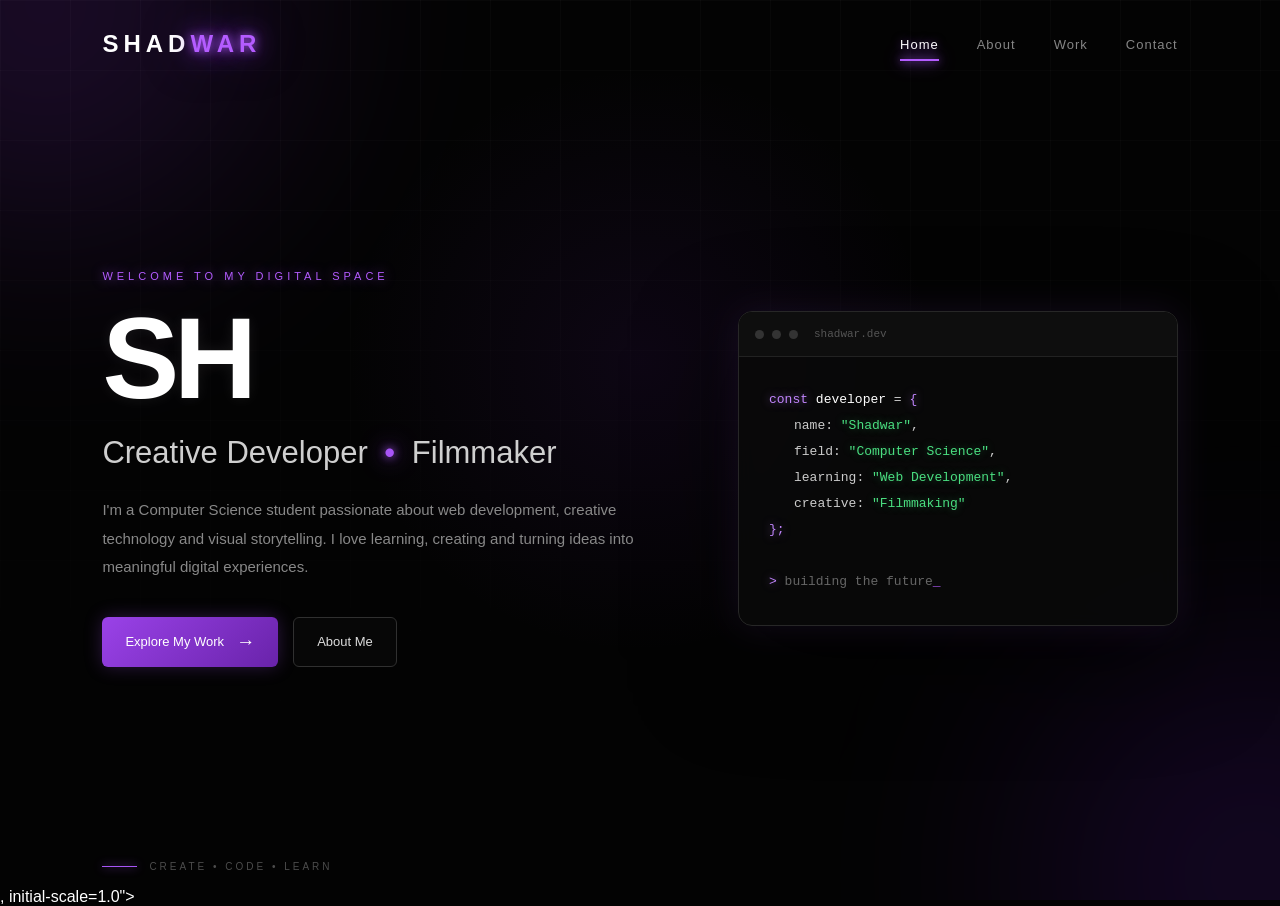
<file: index.html>
<!DOCTYPE html>
<html lang="en">
<head>
    <meta charset="UTF-8">
    <meta name="viewport" content="width=<!DOCTYPE html>
<html lang="en">
<head>
    <meta charset="UTF-8">
    <meta name="viewport" content="width=device-width, initial-scale=1.0">

    <title>Shadwar | Creative Developer</title>

    <link rel="stylesheet" href="index.css">
</head>

<body>

    <div class="background">
        <div class="orb orb-one"></div>
        <div class="orb orb-two"></div>
        <div class="grid"></div>
    </div>

    <header class="navbar">

        <a href="index.html" class="logo">
            SHAD<span>WAR</span>
        </a>

        <nav>
            <a href="index.html" class="active">Home</a>
            <a href="about.html">About</a>
            <a href="work.html">Work</a>
            <a href="contact.html">Contact</a>
        </nav>

    </header>


    <main class="home">

        <section class="hero">

            <div class="hero-text">

                <p class="eyebrow">WELCOME TO MY DIGITAL SPACE</p>

                <h1 class="name">
                    <span>SHADWAR</span>
                </h1>

                <h2>
                    Creative Developer
                    <span class="purple-dot">•</span>
                    Filmmaker
                </h2>

                <p class="hero-description">
                    I'm a Computer Science student passionate about
                    web development, creative technology and visual
                    storytelling. I love learning, creating and
                    turning ideas into meaningful digital experiences.
                </p>

                <div class="hero-buttons">

                    <a href="work.html" class="btn primary">
                        Explore My Work
                        <span>→</span>
                    </a>

                    <a href="about.html" class="btn secondary">
                        About Me
                    </a>

                </div>

            </div>


            <div class="code-window">

                <div class="window-bar">
                    <div class="window-dot"></div>
                    <div class="window-dot"></div>
                    <div class="window-dot"></div>

                    <span>shadwar.dev</span>
                </div>

                <div class="code">

                    <p>
                        <span class="purple">const</span>
                        <span class="white"> developer </span>
                        =
                        <span class="purple">{</span>
                    </p>

                    <p class="indent">
                        name:
                        <span class="green">"Shadwar"</span>,
                    </p>

                    <p class="indent">
                        field:
                        <span class="green">"Computer Science"</span>,
                    </p>

                    <p class="indent">
                        learning:
                        <span class="green">"Web Development"</span>,
                    </p>

                    <p class="indent">
                        creative:
                        <span class="green">"Filmmaking"</span>
                    </p>

                    <p>
                        <span class="purple">};</span>
                    </p>

                    <br>

                    <p class="terminal">
                        <span class="purple">></span>
                        building the future<span class="blink">_</span>
                    </p>

                </div>

            </div>

        </section>

    </main>


    <div class="bottom-line">
        <span></span>
        CREATE • CODE • LEARN
    </div>
    <script src="script.js"></script>

</body>
</html>, initial-scale=1.0">
    <title>Document</title>
</head>
<body>
    
</body>
</html>
</file>
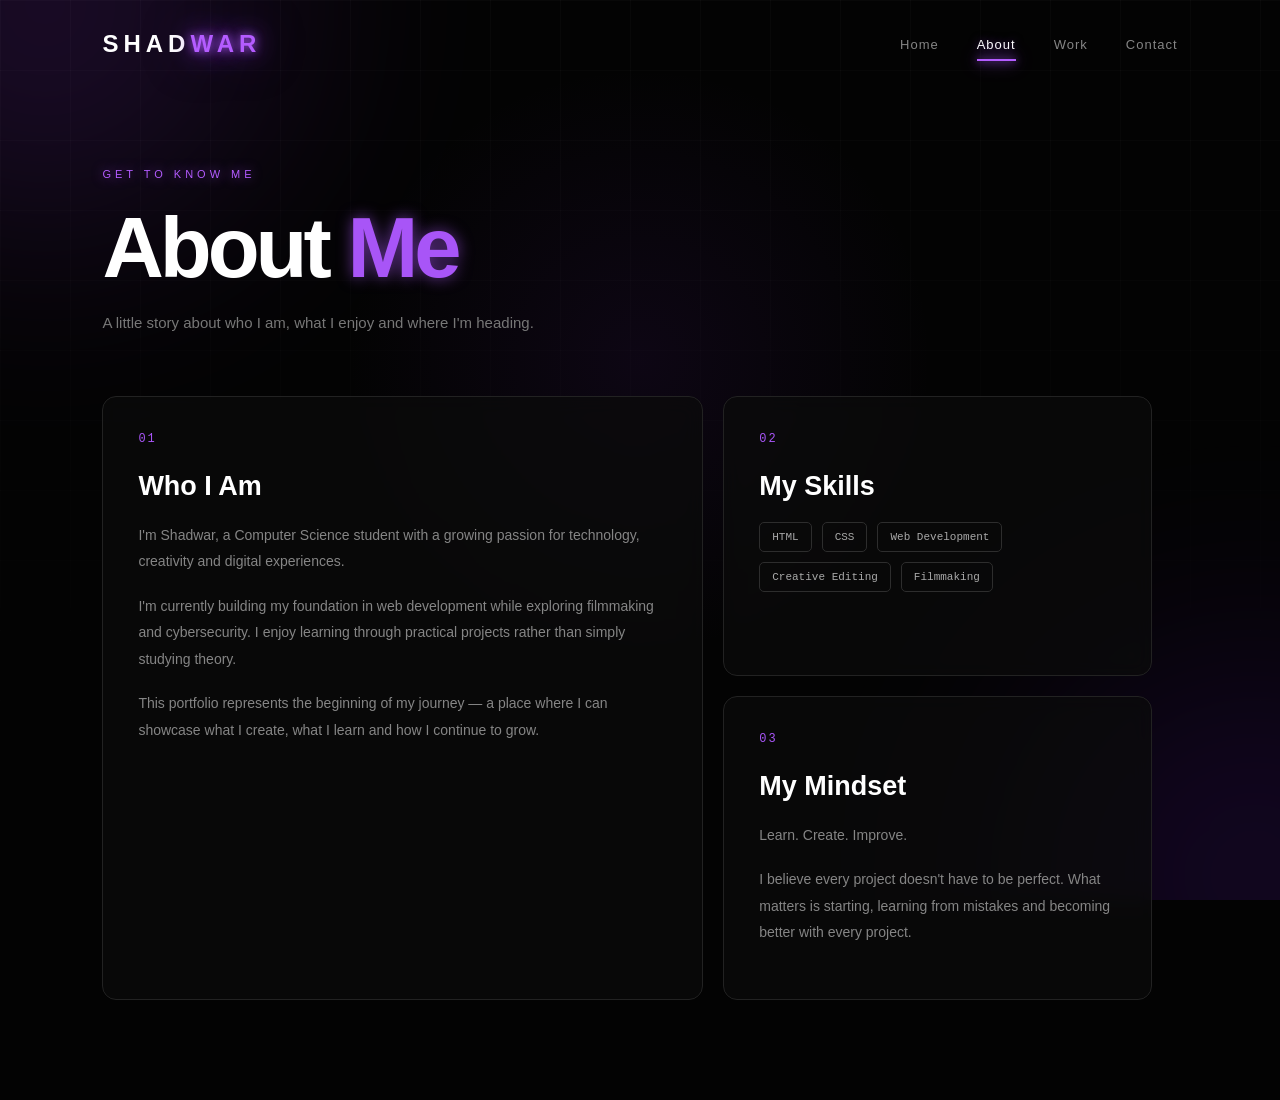
<file: about.html>
<!DOCTYPE html>
<html lang="en">
<head>
    <meta charset="UTF-8">
    <meta name="viewport" content="width=device-width, initial-scale=1.0">
    <title>Document</title>
</head>
<body>
    <!DOCTYPE html>
<html lang="en">
<head>
    <meta charset="UTF-8">
    <meta name="viewport" content="width=device-width, initial-scale=1.0">

    <title>About | Shadwar</title>

    <link rel="stylesheet" href="index.css">
</head>

<body>

    <div class="background">
        <div class="orb orb-one"></div>
        <div class="orb orb-two"></div>
        <div class="grid"></div>
    </div>


    <header class="navbar">

        <a href="index.html" class="logo">
            SHAD<span>WAR</span>
        </a>

        <nav>
            <a href="index.html">Home</a>
            <a href="about.html" class="active">About</a>
            <a href="work.html">Work</a>
            <a href="contact.html">Contact</a>
        </nav>

    </header>


    <main class="page">

        <section class="page-heading">

            <p class="eyebrow">GET TO KNOW ME</p>

            <h1>
                About <span>Me</span>
            </h1>

            <p>
                A little story about who I am, what I enjoy
                and where I'm heading.
            </p>

        </section>


        <section class="about-grid">

            <div class="about-card large-card">

                <div class="card-number">01</div>

                <h2>Who I Am</h2>

                <p>
                    I'm Shadwar, a Computer Science student with
                    a growing passion for technology, creativity
                    and digital experiences.
                </p>

                <p>
                    I'm currently building my foundation in web
                    development while exploring filmmaking and
                    cybersecurity. I enjoy learning through
                    practical projects rather than simply
                    studying theory.
                </p>

                <p>
                    This portfolio represents the beginning of
                    my journey — a place where I can showcase
                    what I create, what I learn and how I continue
                    to grow.
                </p>

            </div>


            <div class="about-card">

                <div class="card-number">02</div>

                <h2>My Skills</h2>

                <div class="skills">

                    <span>HTML</span>
                    <span>CSS</span>
                    <span>Web Development</span>
                    <span>Creative Editing</span>
                    <span>Filmmaking</span>

                </div>

            </div>


            <div class="about-card">

                <div class="card-number">03</div>

                <h2>My Mindset</h2>

                <p>
                    Learn. Create. Improve.
                </p>

                <p>
                    I believe every project doesn't have to be
                    perfect. What matters is starting, learning
                    from mistakes and becoming better with every
                    project.
                </p>

            </div>

        </section>

    </main>

</body>
</html>
</body>
</html>
</file>
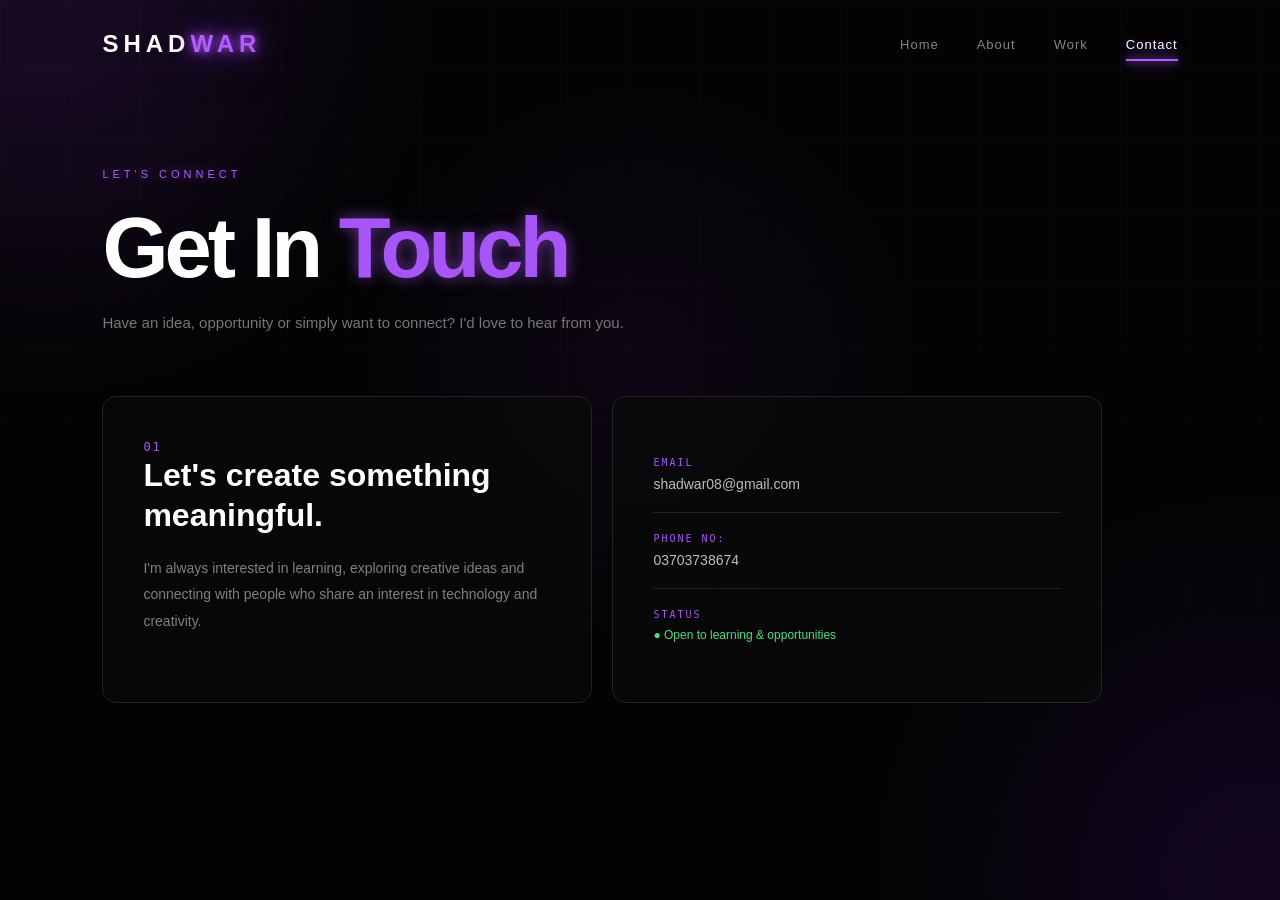
<file: contact.html>
<!DOCTYPE html>
<html lang="en">
<head>
    <meta charset="UTF-8">
    <meta name="viewport" content="width=device-width, initial-scale=1.0">
    <title>Document</title>
</head>
<body>
    <!DOCTYPE html>
<html lang="en">
<head>
    <meta charset="UTF-8">
    <meta name="viewport" content="width=device-width, initial-scale=1.0">

    <title>Contact | Shadwar</title>

    <link rel="stylesheet" href="index.css">
</head>

<body>

    <div class="background">
        <div class="orb orb-one"></div>
        <div class="orb orb-two"></div>
        <div class="grid"></div>
    </div>


    <header class="navbar">

        <a href="index.html" class="logo">
            SHAD<span>WAR</span>
        </a>

        <nav>
            <a href="index.html">Home</a>
            <a href="about.html">About</a>
            <a href="work.html">Work</a>
            <a href="contact.html" class="active">Contact</a>
        </nav>

    </header>


    <main class="page contact-page">

        <section class="page-heading">

            <p class="eyebrow">LET'S CONNECT</p>

            <h1>
                Get In <span>Touch</span>
            </h1>

            <p>
                Have an idea, opportunity or simply want to
                connect? I'd love to hear from you.
            </p>

        </section>


        <section class="contact-container">

            <div class="contact-info">

                <span class="project-number">01</span>

                <h2>Let's create something meaningful.</h2>

                <p>
                    I'm always interested in learning, exploring
                    creative ideas and connecting with people
                    who share an interest in technology and
                    creativity.
                </p>

            </div>


            <div class="contact-box">

                <div class="contact-item">

                    <span>EMAIL</span>

                    <p>shadwar08@gmail.com</p>

                </div>


                <div class="contact-item">

                    <span>PHONE NO:</span>

                    <p>03703738674</p>

                </div>


                <div class="contact-item">

                    <span>STATUS</span>

                    <p class="available">
                        ● Open to learning & opportunities
                    </p>

                </div>

            </div>

        </section>

    </main>

</body>
</html>
</body>
</html>
</file>
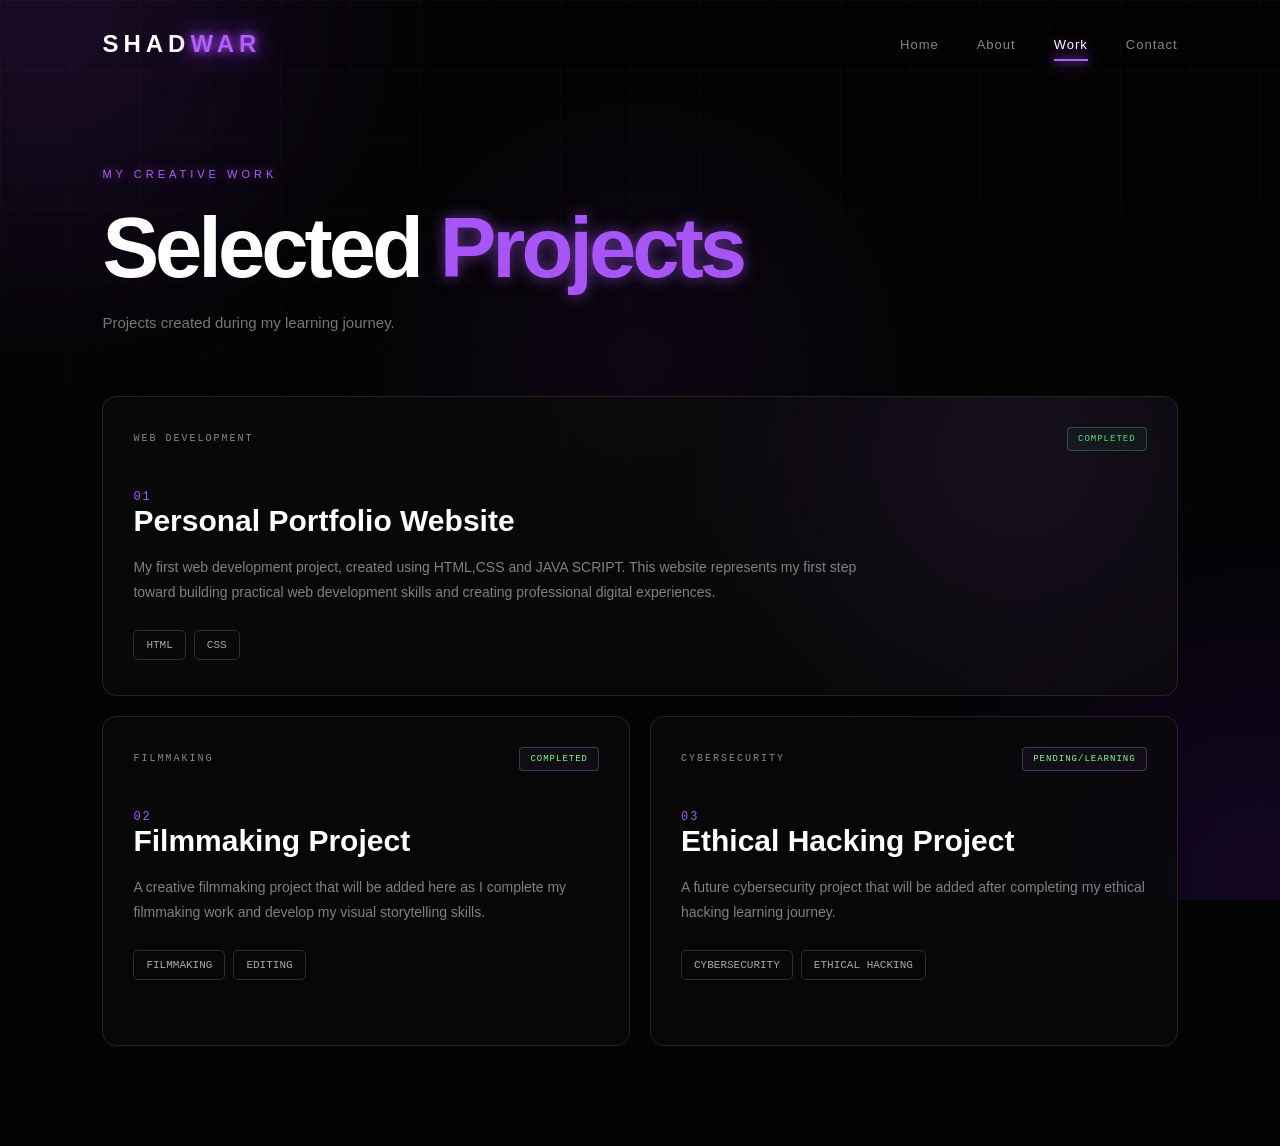
<file: work.html>
<!DOCTYPE html>
<html lang="en">
<head>
    <meta charset="UTF-8">
    <meta name="viewport" content="width=device-width, initial-scale=1.0">
    <title>Document</title>
</head>
<body>
    <!DOCTYPE html>
<html lang="en">
<head>
    <meta charset="UTF-8">
    <meta name="viewport" content="width=device-width, initial-scale=1.0">

    <title>Work | Shadwar</title>

    <link rel="stylesheet" href="index.css">
</head>

<body>

    <div class="background">
        <div class="orb orb-one"></div>
        <div class="orb orb-two"></div>
        <div class="grid"></div>
    </div>


    <header class="navbar">

        <a href="index.html" class="logo">
            SHAD<span>WAR</span>
        </a>

        <nav>
            <a href="index.html">Home</a>
            <a href="about.html">About</a>
            <a href="work.html" class="active">Work</a>
            <a href="contact.html">Contact</a>
        </nav>

    </header>


    <main class="page">

        <section class="page-heading">

            <p class="eyebrow">MY CREATIVE WORK</p>

            <h1>
                Selected <span>Projects</span>
            </h1>

            <p>
                Projects created during my learning journey.
            </p>

        </section>


        <section class="projects">


            <!-- WEB DEVELOPMENT -->

            <article class="project-card featured">

                <div class="project-top">

                    <span class="project-category">
                        WEB DEVELOPMENT
                    </span>

                    <span class="status completed">
                        COMPLETED
                    </span>

                </div>

                <div class="project-content">

                    <span class="project-number">01</span>

                    <h2>Personal Portfolio Website</h2>

                    <p>
                        My first web development project, created
                        using HTML,CSS and JAVA SCRIPT. This website represents
                        my first step toward building practical
                        web development skills and creating
                        professional digital experiences.
                    </p>

                    <div class="tech">
                        <span>HTML</span>
                        <span>CSS</span>
                    </div>

                </div>

            </article>


            <!-- FILMMAKING -->

            <article class="project-card">

                <div class="project-top">

                    <span class="project-category">
                        FILMMAKING
                    </span>

                    <span class="status pending">
                        COMPLETED
                    </span>

                </div>

                <div class="project-content">

                    <span class="project-number">02</span>

                    <h2>Filmmaking Project</h2>

                    <p>
                        A creative filmmaking project that will
                        be added here as I complete my filmmaking
                        work and develop my visual storytelling
                        skills.
                    </p>

                    <div class="tech">
                        <span>FILMMAKING</span>
                        <span>EDITING</span>
                    </div>

                </div>

            </article>


            <!-- ETHICAL HACKING -->

            <article class="project-card">

                <div class="project-top">

                    <span class="project-category">
                        CYBERSECURITY
                    </span>

                    <span class="status pending">
                        PENDING/LEARNING
                    </span>

                </div>

                <div class="project-content">

                    <span class="project-number">03</span>

                    <h2>Ethical Hacking Project</h2>

                    <p>
                        A future cybersecurity project that will
                        be added after completing my ethical
                        hacking learning journey.
                    </p>

                    <div class="tech">
                        <span>CYBERSECURITY</span>
                        <span>ETHICAL HACKING</span>
                    </div>

                </div>

            </article>


        </section>

    </main>

</body>
</html>
</body>
</html>
</file>
<file: index.css>
/* =========================================
   SHADWAR PORTFOLIO
   DARK CINEMATIC / PURPLE GLOW
========================================= */


/* ---------- RESET ---------- */

* {
    margin: 0;
    padding: 0;
    box-sizing: border-box;
}


html {
    scroll-behavior: smooth;
}


body {
    min-height: 100vh;
    background: #030303;
    color: #ffffff;
    font-family: Arial, Helvetica, sans-serif;
    overflow-x: hidden;
}


/* =========================================
   BACKGROUND
========================================= */

.background {
    position: fixed;
    inset: 0;
    z-index: -10;
    overflow: hidden;
    background:
        radial-gradient(
            circle at 50% 40%,
            rgba(105, 35, 170, 0.10),
            transparent 35%
        ),
        #030303;
}


.grid {
    position: absolute;
    inset: 0;

    background-image:
        linear-gradient(
            rgba(255,255,255,0.025) 1px,
            transparent 1px
        ),
        linear-gradient(
            90deg,
            rgba(255,255,255,0.025) 1px,
            transparent 1px
        );

    background-size: 70px 70px;

    mask-image: linear-gradient(
        to bottom,
        black,
        transparent 90%
    );
}


.orb {
    position: absolute;
    width: 450px;
    height: 450px;

    border-radius: 50%;

    filter: blur(120px);

    opacity: 0.18;
}


.orb-one {
    background: #8b35d6;

    top: -220px;
    left: -180px;

    animation: orbOne 9s ease-in-out infinite alternate;
}


.orb-two {
    background: #5e17b5;

    right: -200px;
    bottom: -200px;

    animation: orbTwo 11s ease-in-out infinite alternate;
}


/* =========================================
   NAVBAR
========================================= */

.navbar {
    width: 100%;

    padding: 30px 8%;

    display: flex;
    align-items: center;
    justify-content: space-between;

    position: relative;
    z-index: 20;

    animation: navbarIn 1s ease forwards;
}


.logo {
    color: #ffffff;

    text-decoration: none;

    font-size: 24px;
    font-weight: 800;

    letter-spacing: 5px;
}


.logo span {
    color: #b45cff;

    text-shadow:
        0 0 10px #a855f7,
        0 0 25px #8b35d6,
        0 0 50px rgba(168,85,247,0.5);
}


nav {
    display: flex;
    gap: 38px;
}


nav a {
    position: relative;

    color: #858585;

    text-decoration: none;

    font-size: 13px;

    letter-spacing: 1px;

    transition: 0.3s ease;
}


nav a::after {
    content: "";

    position: absolute;

    left: 0;
    bottom: -9px;

    width: 0;
    height: 2px;

    background: #b45cff;

    box-shadow:
        0 0 8px #a855f7,
        0 0 18px #a855f7;

    transition: 0.35s ease;
}


nav a:hover,
nav a.active {
    color: #ffffff;

    text-shadow:
        0 0 10px rgba(168,85,247,0.5);
}


nav a:hover::after,
nav a.active::after {
    width: 100%;
}


/* =========================================
   HOME
========================================= */

.home {
    min-height: calc(100vh - 100px);

    display: flex;
    align-items: center;
}


.hero {
    width: 100%;

    padding: 50px 8% 90px;

    display: flex;
    align-items: center;
    justify-content: space-between;

    gap: 80px;
}


.hero-text {
    max-width: 680px;

    animation: heroSlide 1.2s cubic-bezier(.22,1,.36,1) forwards;
}


.eyebrow {
    color: #b45cff;

    font-size: 11px;

    letter-spacing: 4px;

    margin-bottom: 25px;

    text-shadow:
        0 0 12px rgba(168,85,247,0.7);
}


.name {
    font-size: clamp(60px, 9vw, 115px);

    line-height: 0.9;

    letter-spacing: -5px;

    margin-bottom: 25px;
}


.name span {
    display: inline-block;

    color: #ffffff;

    text-shadow:
        0 0 15px rgba(255,255,255,0.08);

    animation: nameReveal 1.2s ease-out forwards,
           nameGlow 4s ease-in-out 1.2s infinite;
}


.hero h2 {
    font-size: clamp(20px, 3vw, 31px);

    font-weight: 400;

    color: #cfcfcf;

    margin-bottom: 25px;
}


.purple-dot {
    color: #a855f7;

    margin: 0 8px;

    text-shadow:
        0 0 10px #a855f7,
        0 0 25px #a855f7;
}


.hero-description {
    max-width: 610px;

    color: #888888;

    font-size: 15px;

    line-height: 1.9;

    margin-bottom: 35px;
}


/* =========================================
   BUTTONS
========================================= */

.hero-buttons {
    display: flex;

    gap: 15px;

    flex-wrap: wrap;
}


.btn {
    display: inline-flex;

    align-items: center;

    gap: 12px;

    padding: 14px 23px;

    border-radius: 6px;

    text-decoration: none;

    font-size: 13px;

    transition: 0.35s ease;
}


.primary {
    color: #ffffff;

    background: linear-gradient(
        135deg,
        #9a42e8,
        #6923aa
    );

    box-shadow:
        0 0 18px rgba(168,85,247,0.25);
}


.primary:hover {
    transform: translateY(-5px);

    box-shadow:
        0 0 20px rgba(168,85,247,0.7),
        0 0 55px rgba(168,85,247,0.25);
}


.primary span {
    font-size: 19px;

    transition: 0.3s ease;
}


.primary:hover span {
    transform: translateX(6px);
}


.secondary {
    color: #dddddd;

    border: 1px solid #303030;

    background: rgba(255,255,255,0.02);
}


.secondary:hover {
    color: #ffffff;

    border-color: #a855f7;

    transform: translateY(-5px);

    box-shadow:
        0 0 20px rgba(168,85,247,0.2);
}


/* =========================================
   CODE WINDOW
========================================= */

.code-window {
    width: 440px;

    min-width: 440px;

    border: 1px solid #272727;

    border-radius: 14px;

    overflow: hidden;

    background: rgba(10,10,10,0.88);

    box-shadow:
        0 0 35px rgba(168,85,247,0.10),
        0 35px 100px rgba(0,0,0,0.65);

    backdrop-filter: blur(10px);

    animation:
        cardIn 1.5s cubic-bezier(.22,1,.36,1) forwards,
        floating 5s ease-in-out 1.5s infinite;
}


.window-bar {
    height: 45px;

    display: flex;

    align-items: center;

    gap: 8px;

    padding: 0 16px;

    border-bottom: 1px solid #222222;

    background: #0e0e0e;
}


.window-bar span {
    margin-left: 8px;

    color: #555555;

    font-family: monospace;

    font-size: 11px;
}


.window-dot {
    width: 9px;
    height: 9px;

    border-radius: 50%;

    background: #333333;
}


.code {
    padding: 30px;

    color: #cccccc;

    font-family: "Courier New", monospace;

    font-size: 13px;

    line-height: 2;
}


.indent {
    padding-left: 25px;
}


.purple {
    color: #c084fc;

    text-shadow:
        0 0 8px rgba(192,132,252,0.6);
}


.green {
    color: #4ade80;

    text-shadow:
        0 0 8px rgba(74,222,128,0.35);
}


.white {
    color: #ffffff;
}


.terminal {
    color: #666666;
}


.blink {
    color: #b45cff;

    animation: blink 0.9s infinite;
}


/* =========================================
   BOTTOM LINE
========================================= */

.bottom-line {
    position: fixed;

    bottom: 28px;
    left: 8%;

    display: flex;

    align-items: center;

    gap: 12px;

    color: #4c4c4c;

    font-size: 10px;

    letter-spacing: 3px;
}


.bottom-line span {
    width: 35px;
    height: 1px;

    background: #a855f7;

    box-shadow:
        0 0 10px #a855f7;
}


/* =========================================
   OTHER PAGES
========================================= */

.page {
    width: 100%;

    min-height: calc(100vh - 100px);

    padding: 80px 8% 100px;
}


.page-heading {
    max-width: 750px;

    margin-bottom: 60px;

    animation:
        pageHeadingIn 1s cubic-bezier(.22,1,.36,1);
}


.page-heading h1 {
    font-size: clamp(48px, 7vw, 85px);

    line-height: 1;

    letter-spacing: -4px;

    margin-bottom: 20px;
}


.page-heading h1 span {
    color: #a855f7;

    text-shadow:
        0 0 15px rgba(168,85,247,0.6);
}


.page-heading > p:last-child {
    color: #777777;

    font-size: 15px;

    line-height: 1.7;
}


/* =========================================
   ABOUT
========================================= */

.about-grid {
    display: grid;

    grid-template-columns: 1.4fr 1fr;

    gap: 20px;

    max-width: 1050px;
}


.about-card {
    padding: 35px;

    min-height: 280px;

    border: 1px solid #222222;

    border-radius: 14px;

    background: rgba(12,12,12,0.72);

    backdrop-filter: blur(10px);

    transition: 0.4s ease;

    animation: cardUp 0.8s ease backwards;
}


.about-card:nth-child(2) {
    animation-delay: 0.15s;
}


.about-card:nth-child(3) {
    animation-delay: 0.3s;
}


.large-card {
    grid-row: span 2;
}


.about-card:hover {
    border-color: rgba(168,85,247,0.5);

    transform: translateY(-7px);

    box-shadow:
        0 15px 50px rgba(0,0,0,0.4),
        0 0 25px rgba(168,85,247,0.08);
}


.card-number,
.project-number {
    color: #a855f7;

    font-family: monospace;

    font-size: 12px;

    letter-spacing: 2px;

    margin-bottom: 25px;
}


.about-card h2 {
    font-size: 27px;

    margin-bottom: 20px;
}


.about-card p {
    color: #858585;

    font-size: 14px;

    line-height: 1.9;

    margin-bottom: 18px;
}


.skills {
    display: flex;

    flex-wrap: wrap;

    gap: 10px;
}


.skills span,
.tech span {
    padding: 8px 12px;

    border: 1px solid #2d2d2d;

    border-radius: 5px;

    color: #a9a9a9;

    font-family: monospace;

    font-size: 11px;

    transition: 0.3s ease;
}


.skills span:hover,
.tech span:hover {
    color: #ffffff;

    border-color: #a855f7;

    box-shadow:
        0 0 12px rgba(168,85,247,0.2);
}


/* =========================================
   PROJECTS
========================================= */

.projects {
    display: grid;

    grid-template-columns: repeat(2, 1fr);

    gap: 20px;

    max-width: 1100px;
}


.project-card {
    min-height: 330px;

    padding: 30px;

    border: 1px solid #242424;

    border-radius: 14px;

    background: rgba(10,10,10,0.75);

    transition: 0.45s ease;

    animation: cardUp 0.8s ease backwards;
}


.project-card:nth-child(2) {
    animation-delay: 0.15s;
}


.project-card:nth-child(3) {
    animation-delay: 0.3s;
}


.project-card:hover {
    transform: translateY(-9px);

    border-color: rgba(168,85,247,0.55);

    box-shadow:
        0 20px 60px rgba(0,0,0,0.5),
        0 0 30px rgba(168,85,247,0.1);
}


.project-card.featured {
    grid-column: 1 / -1;

    min-height: 300px;

    background:
        radial-gradient(
            circle at 85% 20%,
            rgba(168,85,247,0.09),
            transparent 35%
        ),
        rgba(10,10,10,0.8);
}


.project-top {
    display: flex;

    align-items: center;

    justify-content: space-between;

    gap: 20px;

    margin-bottom: 35px;
}


.project-category {
    color: #888888;

    font-family: monospace;

    font-size: 10px;

    letter-spacing: 2px;
}


.status {
    padding: 6px 10px;

    border-radius: 4px;

    font-family: monospace;

    font-size: 9px;

    letter-spacing: 1px;
}


.completed {
    color: #4ade80;

    border: 1px solid rgba(74,222,128,0.3);

    background: rgba(74,222,128,0.05);
}


.pending {
    color: #84fc8a;

    border: 1px solid rgba(192,132,252,0.3);

    background: rgba(192,132,252,0.05);
}


.project-content h2 {
    font-size: 30px;

    margin-bottom: 17px;
}


.project-content p {
    max-width: 750px;

    color: #808080;

    font-size: 14px;

    line-height: 1.8;

    margin-bottom: 25px;
}


.tech {
    display: flex;

    flex-wrap: wrap;

    gap: 8px;
}


/* =========================================
   CONTACT
========================================= */

.contact-container {
    max-width: 1000px;

    display: grid;

    grid-template-columns: 1fr 1fr;

    gap: 20px;
}


.contact-info,
.contact-box {
    padding: 40px;

    border: 1px solid #242424;

    border-radius: 14px;

    background: rgba(10,10,10,0.75);

    animation: cardUp 0.9s ease backwards;
}


.contact-info h2 {
    font-size: 32px;

    line-height: 1.25;

    margin-bottom: 20px;
}


.contact-info p {
    color: #808080;

    font-size: 14px;

    line-height: 1.9;
}


.contact-box {
    animation-delay: 0.15s;
}


.contact-item {
    padding: 20px 0;

    border-bottom: 1px solid #222222;
}


.contact-item:last-child {
    border-bottom: none;
}


.contact-item span {
    display: block;

    color: #a855f7;

    font-family: monospace;

    font-size: 10px;

    letter-spacing: 2px;

    margin-bottom: 8px;
}


.contact-item p {
    color: #bdbdbd;

    font-size: 14px;
}


.contact-item .available {
    color: #4ade80;

    font-size: 12px;
}


/* =========================================
   ANIMATIONS
========================================= */

@keyframes navbarIn {

    from {
        opacity: 0;
        transform: translateY(-30px);
    }

    to {
        opacity: 1;
        transform: translateY(0);
    }
}


@keyframes heroSlide {

    from {
        opacity: 0;
        transform: translateX(-100px);
        filter: blur(8px);
    }

    to {
        opacity: 1;
        transform: translateX(0);
        filter: blur(0);
    }
}


@keyframes cardIn {

    from {
        opacity: 0;
        transform: translateX(80px) scale(0.92);
    }

    to {
        opacity: 1;
        transform: translateX(0) scale(1);
    }
}


@keyframes floating {

    0%,
    100% {
        transform: translateY(0);
    }

    50% {
        transform: translateY(-12px);
    }
}


@keyframes nameGlow {

    0%,
    100% {
        text-shadow:
            0 0 15px rgba(255,255,255,0.05);
    }

    50% {
        text-shadow:
            0 0 25px rgba(168,85,247,0.15);
    }
}


@keyframes pageHeadingIn {

    from {
        opacity: 0;
        transform: translateY(35px);
        filter: blur(6px);
    }

    to {
        opacity: 1;
        transform: translateY(0);
        filter: blur(0);
    }
}


@keyframes cardUp {

    from {
        opacity: 0;
        transform: translateY(40px);
    }

    to {
        opacity: 1;
        transform: translateY(0);
    }
}


@keyframes orbOne {

    from {
        transform: translate(0, 0) scale(1);
    }

    to {
        transform: translate(120px, 90px) scale(1.25);
    }
}


@keyframes orbTwo {

    from {
        transform: translate(0, 0) scale(1);
    }

    to {
        transform: translate(-100px, -80px) scale(1.2);
    }
}


@keyframes blink {

    0%,
    45% {
        opacity: 1;
    }

    46%,
    100% {
        opacity: 0;
    }
}


/* =========================================
   TABLET
========================================= */

@media (max-width: 950px) {

    .hero {
        flex-direction: column;

        align-items: flex-start;

        padding-top: 50px;
    }


    .code-window {
        width: 100%;

        min-width: 0;

        max-width: 600px;
    }


    .about-grid {
        grid-template-columns: 1fr;
    }


    .large-card {
        grid-row: auto;
    }


    .projects {
        grid-template-columns: 1fr;
    }


    .project-card.featured {
        grid-column: auto;
    }


    .contact-container {
        grid-template-columns: 1fr;
    }
}


/* =========================================
   MOBILE
========================================= */

@media (max-width: 600px) {

    .navbar {
        padding: 22px 6%;
    }


    .logo {
        font-size: 19px;

        letter-spacing: 3px;
    }


    nav {
        gap: 14px;
    }


    nav a {
        font-size: 10px;
    }


    .hero {
        padding: 45px 6% 70px;
    }


    .name {
        font-size: 58px;

        letter-spacing: -3px;
    }


    .hero h2 {
        font-size: 20px;
    }


    .hero-description {
        font-size: 13px;
    }


    .code-window {
        width: 100%;
    }


    .code {
        padding: 20px;

        font-size: 11px;
    }


    .page {
        padding: 60px 6% 80px;
    }


    .page-heading h1 {
        font-size: 55px;

        letter-spacing: -3px;
    }


    .about-card,
    .project-card,
    .contact-info,
    .contact-box {
        padding: 25px;
    }


    .project-content h2 {
        font-size: 24px;
    }


    .bottom-line {
        display: none;
    }
}
/* ---------- NAME REVEAL ANIMATION ---------- */

@keyframes nameReveal {
    from {
        opacity: 0;
        transform: translateY(35px);
        filter: blur(8px);
    }

    to {
        opacity: 1;
        transform: translateY(0);
        filter: blur(0);
    }
}
</file>
